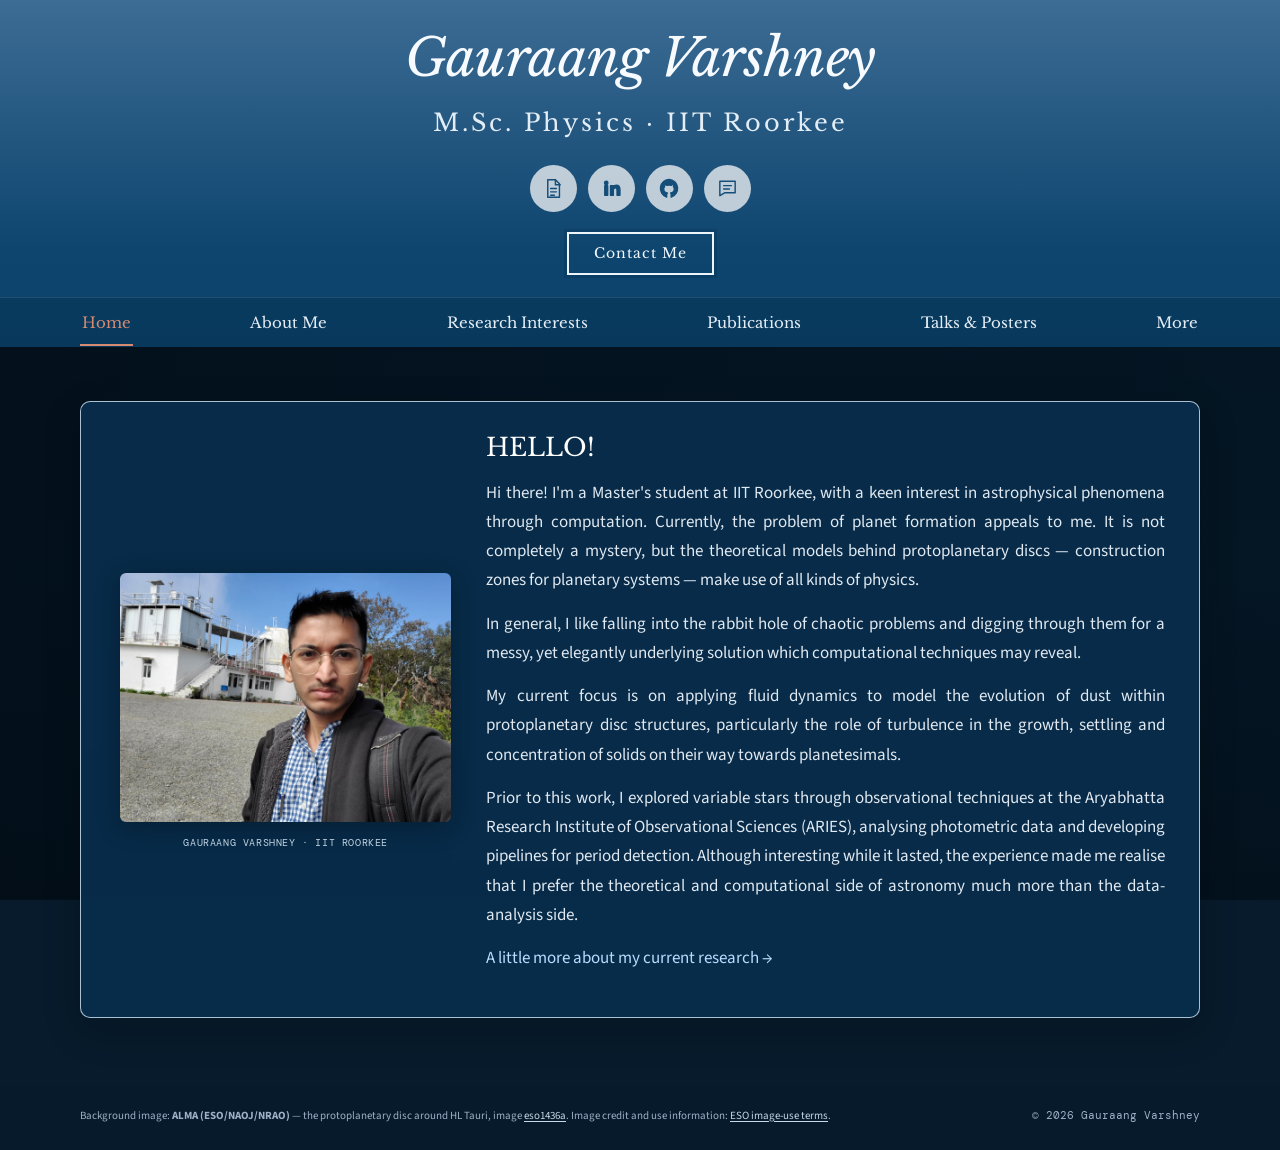
<file: index.html>
<!DOCTYPE html>
<html lang="en"><head>
<meta charset="utf-8"><meta name="viewport" content="width=device-width, initial-scale=1">
<meta name="description" content="Gauraang Varshney, M.Sc. Physics student at IIT Roorkee, interested in computational astrophysics and planet formation."><meta name="theme-color" content="#0d456f">
<title>Home | Gauraang Varshney</title><link rel="stylesheet" href="style.css">
</head><body>
<header class="site-header">
  <div class="wrap masthead">
    <h1 class="name">Gauraang Varshney</h1>
    <p class="subtitle">M.Sc. Physics · IIT Roorkee</p>
    <div class="quick-links" aria-label="External profiles and documents">
      <a class="quick-link" href="cv.pdf" target="_blank" rel="noopener" aria-label="Curriculum vitae" title="CV"><svg viewBox="0 0 24 24"><path d="M6 2.8h8l4.2 4.3v14H6z" fill="none" stroke="currentColor"/><path d="M14 3v5h5M9 12h6M9 15.5h6M9 19h4" fill="none"/></svg></a>
      <a class="quick-link" href="https://www.linkedin.com/in/mrgvarshney/" target="_blank" rel="noopener" aria-label="LinkedIn" title="LinkedIn"><svg viewBox="0 0 24 24"><path d="M5 9h3v10H5zM6.5 4.5a1.75 1.75 0 1 0 0 3.5 1.75 1.75 0 0 0 0-3.5ZM11 9h2.9v1.4h.1c.4-.8 1.4-1.7 3-1.7 3.2 0 3.8 2.1 3.8 4.8V19h-3v-4.9c0-1.2 0-2.8-1.8-2.8s-2.1 1.3-2.1 2.7V19H11z"/></svg></a>
      <a class="quick-link" href="https://github.com/MrGauraangV" target="_blank" rel="noopener" aria-label="GitHub" title="GitHub"><svg viewBox="0 0 24 24"><path d="M12 2.5a9.5 9.5 0 0 0-3 18.5v-2c-2.4.5-2.9-1-2.9-1-.4-1-1-1.3-1-1.3-.8-.5.1-.5.1-.5.9.1 1.4.9 1.4.9.8 1.4 2.1 1 2.6.8.1-.6.3-1 .6-1.3-1.9-.2-3.9-1-3.9-4.2 0-.9.3-1.7.9-2.3-.1-.2-.4-1.1.1-2.3 0 0 .8-.3 2.4.9a8.4 8.4 0 0 1 4.4 0c1.7-1.2 2.4-.9 2.4-.9.5 1.2.2 2.1.1 2.3.6.6.9 1.4.9 2.3 0 3.2-2 4-3.9 4.2.3.3.6.8.6 1.6V21A9.5 9.5 0 0 0 12 2.5Z"/></svg></a>
      <a class="quick-link" href="https://sites.google.com/view/explaintous" target="_blank" rel="noopener" aria-label="Explain to Us" title="Explain to Us"><svg viewBox="0 0 24 24"><path d="M4 4.5h16v12H9l-5 3z" fill="none" stroke="currentColor"/><path d="M8 9h8M8 12.5h6" fill="none"/></svg></a>
    </div>
    <a class="contact-button" href="mailto:gauraang_v@ph.iitr.ac.in">Contact Me</a>
  </div>
  <div class="navbar"><nav class="wrap nav-inner" aria-label="Main navigation">
    <a href="index.html" aria-current="page">Home</a>
    <a href="about.html">About Me</a>
    <a href="research.html">Research Interests</a>
    <a href="publications.html">Publications</a>
    <a href="talks.html">Talks & Posters</a>
    <a href="more.html">More</a>
  </nav></div>
</header>
<main class="site-main"><div class="wrap"><article class="content-panel"><div class="home-grid">
  <div class="portrait-block">
    <div class="portrait-wrap"><img class="portrait" src="profile.jpg" alt="Portrait of Gauraang Varshney"></div>
    <p class="portrait-caption">GAURAANG VARSHNEY · IIT ROORKEE</p>
  </div>
  <div class="intro-copy">
    <p class="greeting">HELLO!</p>
    <p>Hi there! I'm a Master's student at IIT Roorkee, with a keen interest in astrophysical phenomena through computation. Currently, the problem of planet formation appeals to me. It is not completely a mystery, but the theoretical models behind protoplanetary discs — construction zones for planetary systems — make use of all kinds of physics.</p>
    <p>In general, I like falling into the rabbit hole of chaotic problems and digging through them for a messy, yet elegantly underlying solution which computational techniques may reveal.</p>
    <p>My current focus is on applying fluid dynamics to model the evolution of dust within protoplanetary disc structures, particularly the role of turbulence in the growth, settling and concentration of solids on their way towards planetesimals.</p>
    <p>Prior to this work, I explored variable stars through observational techniques at the Aryabhatta Research Institute of Observational Sciences (ARIES), analysing photometric data and developing pipelines for period detection. Although interesting while it lasted, the experience made me realise that I prefer the theoretical and computational side of astronomy much more than the data-analysis side.</p>
    <p><a href="research.html">A little more about my current research →</a></p>
  </div>
</div></article></div></main>
<footer class="site-footer"><div class="wrap footer-inner">
  <div class="credit">Background image: <strong>ALMA (ESO/NAOJ/NRAO)</strong> — the protoplanetary disc around HL Tauri, image <a href="https://www.eso.org/public/images/eso1436a/" target="_blank" rel="noopener">eso1436a</a>. Image credit and use information: <a href="https://elt.eso.org/public/copyright/" target="_blank" rel="noopener">ESO image-use terms</a>.</div>
  <div class="copyright">© 2026 Gauraang Varshney</div>
</div></footer>
</body></html>
</file>
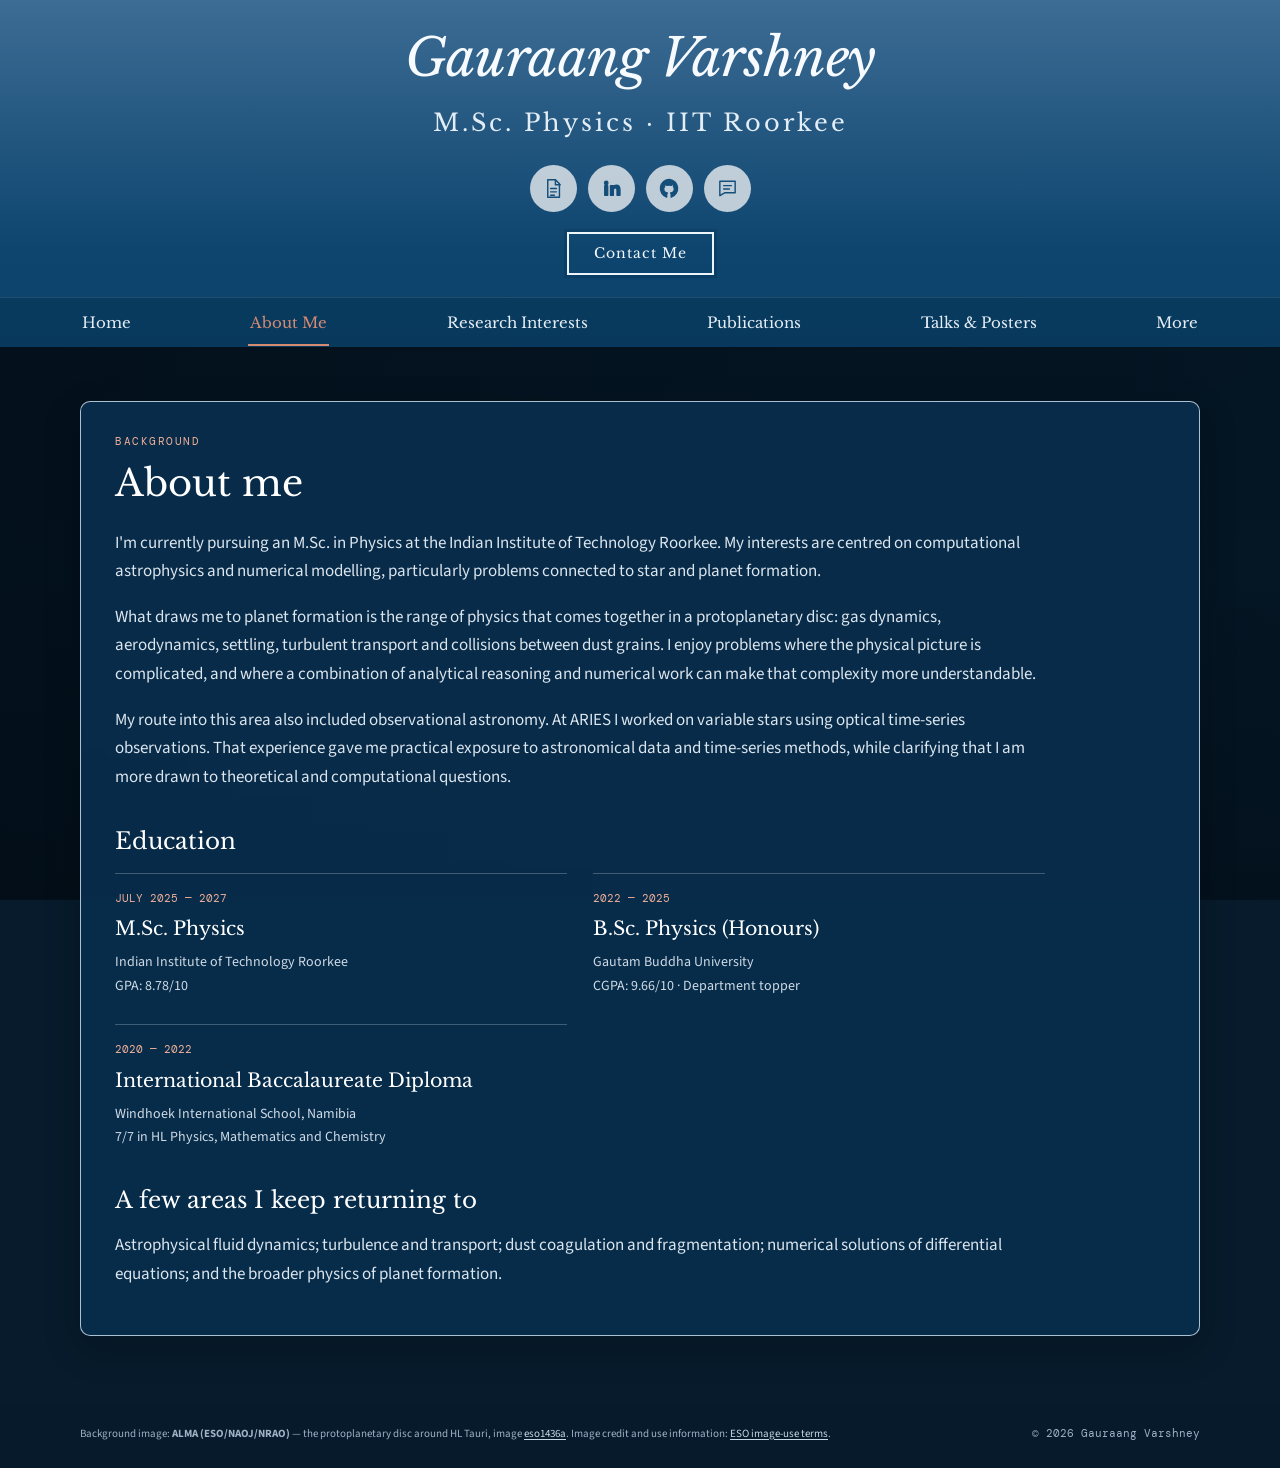
<file: about.html>
<!DOCTYPE html>
<html lang="en"><head>
<meta charset="utf-8"><meta name="viewport" content="width=device-width, initial-scale=1">
<meta name="description" content="Academic background and research interests of Gauraang Varshney."><meta name="theme-color" content="#0d456f">
<title>About Me | Gauraang Varshney</title><link rel="stylesheet" href="style.css">
</head><body>
<header class="site-header">
  <div class="wrap masthead">
    <h1 class="name">Gauraang Varshney</h1>
    <p class="subtitle">M.Sc. Physics · IIT Roorkee</p>
    <div class="quick-links" aria-label="External profiles and documents">
      <a class="quick-link" href="cv.pdf" target="_blank" rel="noopener" aria-label="Curriculum vitae" title="CV"><svg viewBox="0 0 24 24"><path d="M6 2.8h8l4.2 4.3v14H6z" fill="none" stroke="currentColor"/><path d="M14 3v5h5M9 12h6M9 15.5h6M9 19h4" fill="none"/></svg></a>
      <a class="quick-link" href="https://www.linkedin.com/in/mrgvarshney/" target="_blank" rel="noopener" aria-label="LinkedIn" title="LinkedIn"><svg viewBox="0 0 24 24"><path d="M5 9h3v10H5zM6.5 4.5a1.75 1.75 0 1 0 0 3.5 1.75 1.75 0 0 0 0-3.5ZM11 9h2.9v1.4h.1c.4-.8 1.4-1.7 3-1.7 3.2 0 3.8 2.1 3.8 4.8V19h-3v-4.9c0-1.2 0-2.8-1.8-2.8s-2.1 1.3-2.1 2.7V19H11z"/></svg></a>
      <a class="quick-link" href="https://github.com/MrGauraangV" target="_blank" rel="noopener" aria-label="GitHub" title="GitHub"><svg viewBox="0 0 24 24"><path d="M12 2.5a9.5 9.5 0 0 0-3 18.5v-2c-2.4.5-2.9-1-2.9-1-.4-1-1-1.3-1-1.3-.8-.5.1-.5.1-.5.9.1 1.4.9 1.4.9.8 1.4 2.1 1 2.6.8.1-.6.3-1 .6-1.3-1.9-.2-3.9-1-3.9-4.2 0-.9.3-1.7.9-2.3-.1-.2-.4-1.1.1-2.3 0 0 .8-.3 2.4.9a8.4 8.4 0 0 1 4.4 0c1.7-1.2 2.4-.9 2.4-.9.5 1.2.2 2.1.1 2.3.6.6.9 1.4.9 2.3 0 3.2-2 4-3.9 4.2.3.3.6.8.6 1.6V21A9.5 9.5 0 0 0 12 2.5Z"/></svg></a>
      <a class="quick-link" href="https://sites.google.com/view/explaintous" target="_blank" rel="noopener" aria-label="Explain to Us" title="Explain to Us"><svg viewBox="0 0 24 24"><path d="M4 4.5h16v12H9l-5 3z" fill="none" stroke="currentColor"/><path d="M8 9h8M8 12.5h6" fill="none"/></svg></a>
    </div>
    <a class="contact-button" href="mailto:gauraang_v@ph.iitr.ac.in">Contact Me</a>
  </div>
  <div class="navbar"><nav class="wrap nav-inner" aria-label="Main navigation">
    <a href="index.html">Home</a>
    <a href="about.html" aria-current="page">About Me</a>
    <a href="research.html">Research Interests</a>
    <a href="publications.html">Publications</a>
    <a href="talks.html">Talks & Posters</a>
    <a href="more.html">More</a>
  </nav></div>
</header>
<main class="site-main"><div class="wrap"><article class="content-panel"><p class="page-kicker">Background</p><h2 class="page-title">About me</h2>
<div class="prose">
<p>I'm currently pursuing an M.Sc. in Physics at the Indian Institute of Technology Roorkee. My interests are centred on computational astrophysics and numerical modelling, particularly problems connected to star and planet formation.</p>
<p>What draws me to planet formation is the range of physics that comes together in a protoplanetary disc: gas dynamics, aerodynamics, settling, turbulent transport and collisions between dust grains. I enjoy problems where the physical picture is complicated, and where a combination of analytical reasoning and numerical work can make that complexity more understandable.</p>
<p>My route into this area also included observational astronomy. At ARIES I worked on variable stars using optical time-series observations. That experience gave me practical exposure to astronomical data and time-series methods, while clarifying that I am more drawn to theoretical and computational questions.</p>
<h3 class="subheading">Education</h3>
<div class="edu-grid">
 <div class="edu"><div class="year">JULY 2025 — 2027</div><h3>M.Sc. Physics</h3><p>Indian Institute of Technology Roorkee<br>GPA: 8.78/10</p></div>
 <div class="edu"><div class="year">2022 — 2025</div><h3>B.Sc. Physics (Honours)</h3><p>Gautam Buddha University<br>CGPA: 9.66/10 · Department topper</p></div>
 <div class="edu"><div class="year">2020 — 2022</div><h3>International Baccalaureate Diploma</h3><p>Windhoek International School, Namibia<br>7/7 in HL Physics, Mathematics and Chemistry</p></div>
</div>
<h3 class="subheading">A few areas I keep returning to</h3>
<p>Astrophysical fluid dynamics; turbulence and transport; dust coagulation and fragmentation; numerical solutions of differential equations; and the broader physics of planet formation.</p>
</div></article></div></main>
<footer class="site-footer"><div class="wrap footer-inner">
  <div class="credit">Background image: <strong>ALMA (ESO/NAOJ/NRAO)</strong> — the protoplanetary disc around HL Tauri, image <a href="https://www.eso.org/public/images/eso1436a/" target="_blank" rel="noopener">eso1436a</a>. Image credit and use information: <a href="https://elt.eso.org/public/copyright/" target="_blank" rel="noopener">ESO image-use terms</a>.</div>
  <div class="copyright">© 2026 Gauraang Varshney</div>
</div></footer>
</body></html>
</file>
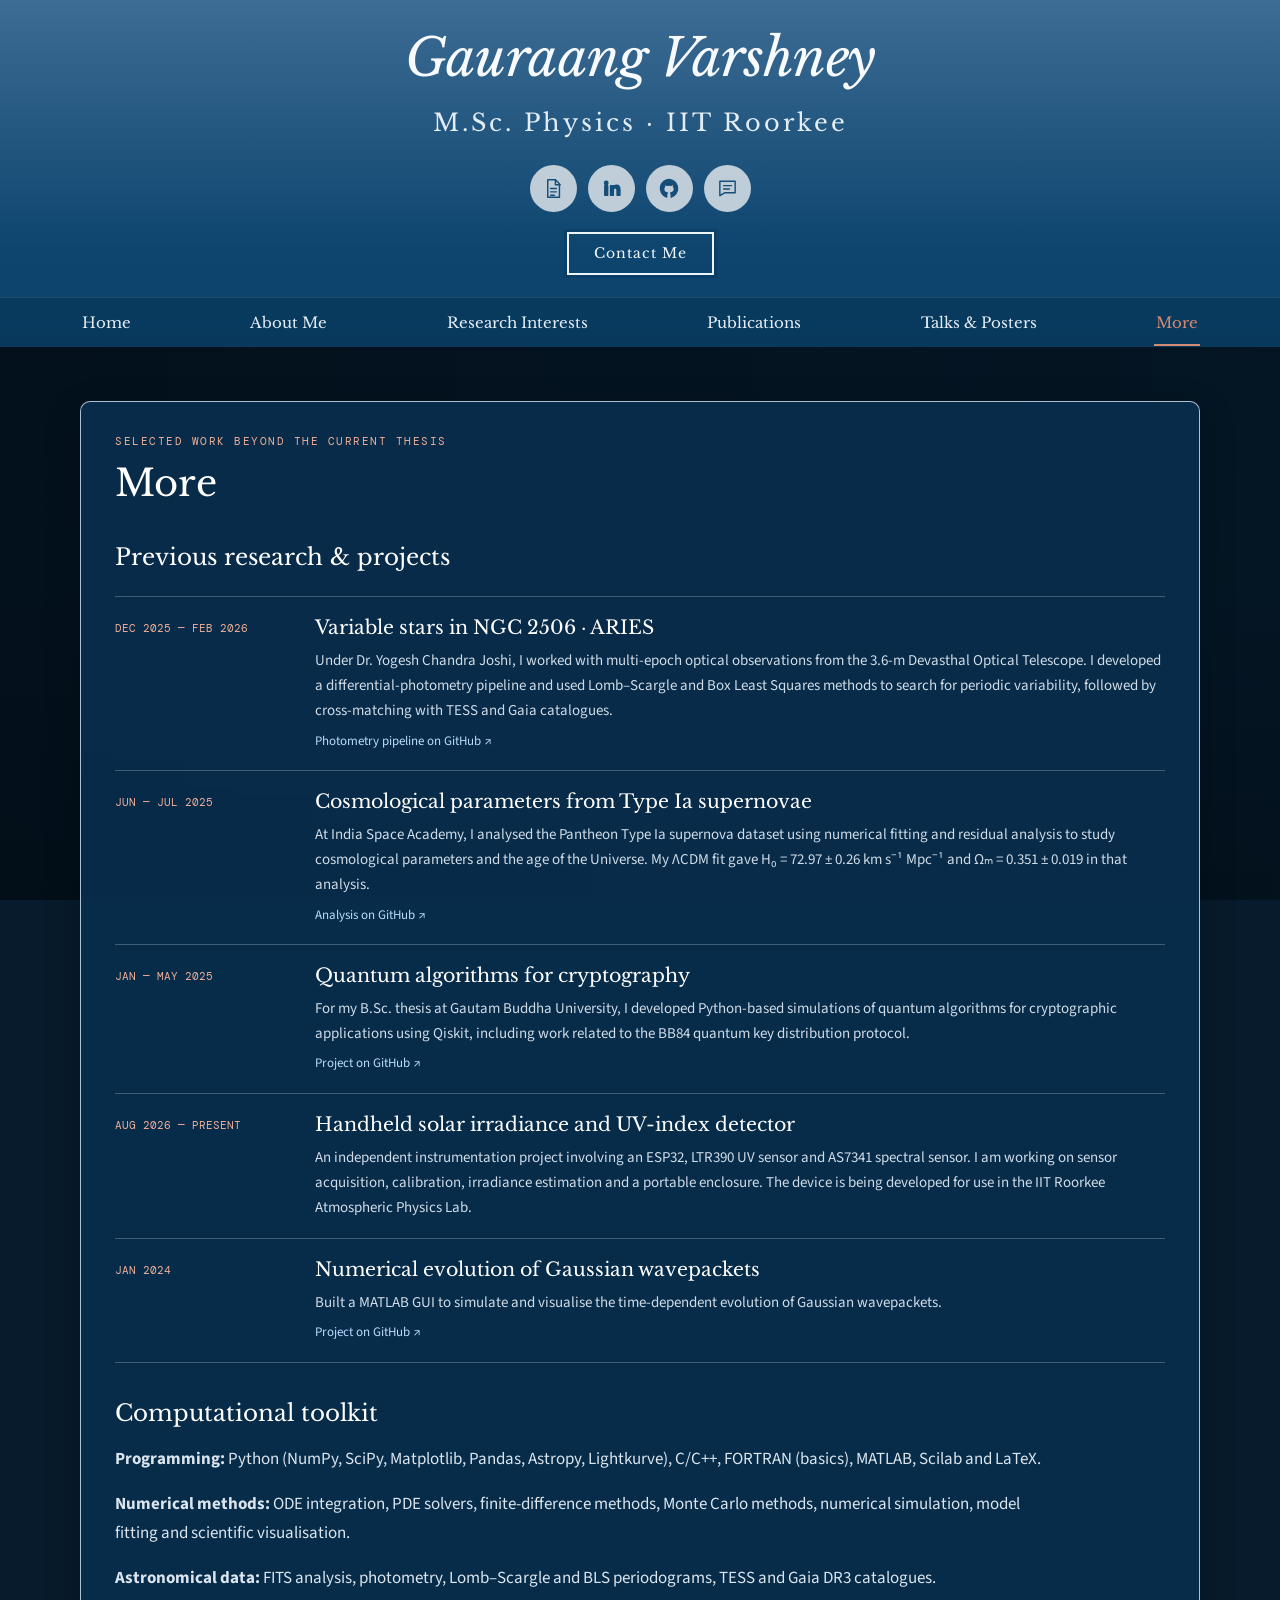
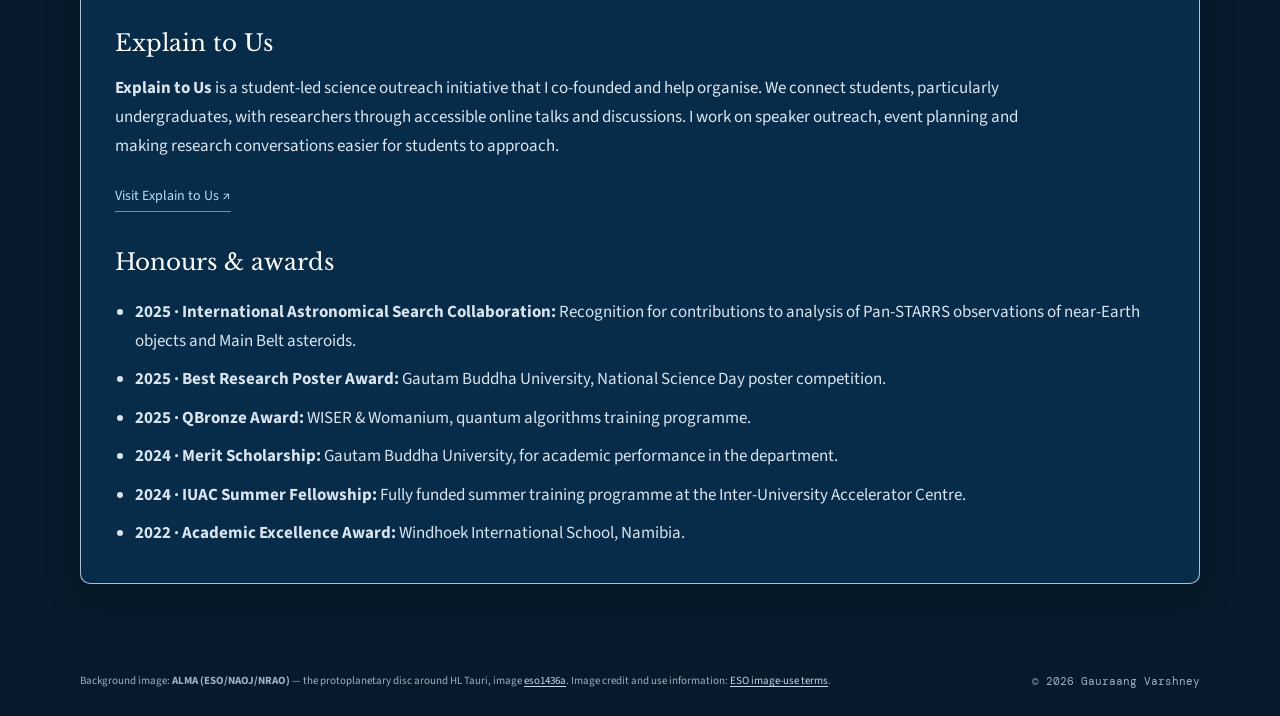
<file: more.html>
<!DOCTYPE html>
<html lang="en"><head>
<meta charset="utf-8"><meta name="viewport" content="width=device-width, initial-scale=1">
<meta name="description" content="Previous research projects, computational skills, outreach and awards of Gauraang Varshney."><meta name="theme-color" content="#0d456f">
<title>More | Gauraang Varshney</title><link rel="stylesheet" href="style.css">
</head><body>
<header class="site-header">
  <div class="wrap masthead">
    <h1 class="name">Gauraang Varshney</h1>
    <p class="subtitle">M.Sc. Physics · IIT Roorkee</p>
    <div class="quick-links" aria-label="External profiles and documents">
      <a class="quick-link" href="cv.pdf" target="_blank" rel="noopener" aria-label="Curriculum vitae" title="CV"><svg viewBox="0 0 24 24"><path d="M6 2.8h8l4.2 4.3v14H6z" fill="none" stroke="currentColor"/><path d="M14 3v5h5M9 12h6M9 15.5h6M9 19h4" fill="none"/></svg></a>
      <a class="quick-link" href="https://www.linkedin.com/in/mrgvarshney/" target="_blank" rel="noopener" aria-label="LinkedIn" title="LinkedIn"><svg viewBox="0 0 24 24"><path d="M5 9h3v10H5zM6.5 4.5a1.75 1.75 0 1 0 0 3.5 1.75 1.75 0 0 0 0-3.5ZM11 9h2.9v1.4h.1c.4-.8 1.4-1.7 3-1.7 3.2 0 3.8 2.1 3.8 4.8V19h-3v-4.9c0-1.2 0-2.8-1.8-2.8s-2.1 1.3-2.1 2.7V19H11z"/></svg></a>
      <a class="quick-link" href="https://github.com/MrGauraangV" target="_blank" rel="noopener" aria-label="GitHub" title="GitHub"><svg viewBox="0 0 24 24"><path d="M12 2.5a9.5 9.5 0 0 0-3 18.5v-2c-2.4.5-2.9-1-2.9-1-.4-1-1-1.3-1-1.3-.8-.5.1-.5.1-.5.9.1 1.4.9 1.4.9.8 1.4 2.1 1 2.6.8.1-.6.3-1 .6-1.3-1.9-.2-3.9-1-3.9-4.2 0-.9.3-1.7.9-2.3-.1-.2-.4-1.1.1-2.3 0 0 .8-.3 2.4.9a8.4 8.4 0 0 1 4.4 0c1.7-1.2 2.4-.9 2.4-.9.5 1.2.2 2.1.1 2.3.6.6.9 1.4.9 2.3 0 3.2-2 4-3.9 4.2.3.3.6.8.6 1.6V21A9.5 9.5 0 0 0 12 2.5Z"/></svg></a>
      <a class="quick-link" href="https://sites.google.com/view/explaintous" target="_blank" rel="noopener" aria-label="Explain to Us" title="Explain to Us"><svg viewBox="0 0 24 24"><path d="M4 4.5h16v12H9l-5 3z" fill="none" stroke="currentColor"/><path d="M8 9h8M8 12.5h6" fill="none"/></svg></a>
    </div>
    <a class="contact-button" href="mailto:gauraang_v@ph.iitr.ac.in">Contact Me</a>
  </div>
  <div class="navbar"><nav class="wrap nav-inner" aria-label="Main navigation">
    <a href="index.html">Home</a>
    <a href="about.html">About Me</a>
    <a href="research.html">Research Interests</a>
    <a href="publications.html">Publications</a>
    <a href="talks.html">Talks & Posters</a>
    <a href="more.html" aria-current="page">More</a>
  </nav></div>
</header>
<main class="site-main"><div class="wrap"><article class="content-panel"><p class="page-kicker">Selected work beyond the current thesis</p><h2 class="page-title">More</h2>
<h3 class="subheading">Previous research & projects</h3>
<div class="data-list">
 <article class="data-row"><div class="data-date">DEC 2025 — FEB 2026</div><div><h3>Variable stars in NGC 2506 · ARIES</h3><p>Under Dr. Yogesh Chandra Joshi, I worked with multi-epoch optical observations from the 3.6-m Devasthal Optical Telescope. I developed a differential-photometry pipeline and used Lomb–Scargle and Box Least Squares methods to search for periodic variability, followed by cross-matching with TESS and Gaia catalogues.</p><p class="secondary"><a href="https://github.com/MrGauraangV/Variable_Stars_Toolbox" target="_blank" rel="noopener">Photometry pipeline on GitHub ↗</a></p></div></article>
 <article class="data-row"><div class="data-date">JUN — JUL 2025</div><div><h3>Cosmological parameters from Type Ia supernovae</h3><p>At India Space Academy, I analysed the Pantheon Type Ia supernova dataset using numerical fitting and residual analysis to study cosmological parameters and the age of the Universe. My ΛCDM fit gave H₀ = 72.97 ± 0.26 km s⁻¹ Mpc⁻¹ and Ωₘ = 0.351 ± 0.019 in that analysis.</p><p class="secondary"><a href="https://github.com/MrGauraangV/Pantheon-Analysis-for-Hubble" target="_blank" rel="noopener">Analysis on GitHub ↗</a></p></div></article>
 <article class="data-row"><div class="data-date">JAN — MAY 2025</div><div><h3>Quantum algorithms for cryptography</h3><p>For my B.Sc. thesis at Gautam Buddha University, I developed Python-based simulations of quantum algorithms for cryptographic applications using Qiskit, including work related to the BB84 quantum key distribution protocol.</p><p class="secondary"><a href="https://github.com/MrGauraangV/BB84-Quantum-Cryptography-Simulations" target="_blank" rel="noopener">Project on GitHub ↗</a></p></div></article>
 <article class="data-row"><div class="data-date">AUG 2026 — PRESENT</div><div><h3>Handheld solar irradiance and UV-index detector</h3><p>An independent instrumentation project involving an ESP32, LTR390 UV sensor and AS7341 spectral sensor. I am working on sensor acquisition, calibration, irradiance estimation and a portable enclosure. The device is being developed for use in the IIT Roorkee Atmospheric Physics Lab.</p></div></article>
 <article class="data-row"><div class="data-date">JAN 2024</div><div><h3>Numerical evolution of Gaussian wavepackets</h3><p>Built a MATLAB GUI to simulate and visualise the time-dependent evolution of Gaussian wavepackets.</p><p class="secondary"><a href="https://github.com/MrGauraangV/Gaussian-Wavepacket" target="_blank" rel="noopener">Project on GitHub ↗</a></p></div></article>
</div>
<h3 class="subheading">Computational toolkit</h3>
<div class="prose"><p><strong>Programming:</strong> Python (NumPy, SciPy, Matplotlib, Pandas, Astropy, Lightkurve), C/C++, FORTRAN (basics), MATLAB, Scilab and LaTeX.</p><p><strong>Numerical methods:</strong> ODE integration, PDE solvers, finite-difference methods, Monte Carlo methods, numerical simulation, model fitting and scientific visualisation.</p><p><strong>Astronomical data:</strong> FITS analysis, photometry, Lomb–Scargle and BLS periodograms, TESS and Gaia DR3 catalogues.</p></div>
<h3 class="subheading">Explain to Us</h3>
<div class="prose"><p><strong>Explain to Us</strong> is a student-led science outreach initiative that I co-founded and help organise. We connect students, particularly undergraduates, with researchers through accessible online talks and discussions. I work on speaker outreach, event planning and making research conversations easier for students to approach.</p><p><a class="inline-link" href="https://sites.google.com/view/explaintous" target="_blank" rel="noopener">Visit Explain to Us ↗</a></p></div>
<h3 class="subheading">Honours & awards</h3>
<ul class="awards">
 <li><strong>2025 · International Astronomical Search Collaboration:</strong> Recognition for contributions to analysis of Pan-STARRS observations of near-Earth objects and Main Belt asteroids.</li>
 <li><strong>2025 · Best Research Poster Award:</strong> Gautam Buddha University, National Science Day poster competition.</li>
 <li><strong>2025 · QBronze Award:</strong> WISER & Womanium, quantum algorithms training programme.</li>
 <li><strong>2024 · Merit Scholarship:</strong> Gautam Buddha University, for academic performance in the department.</li>
 <li><strong>2024 · IUAC Summer Fellowship:</strong> Fully funded summer training programme at the Inter-University Accelerator Centre.</li>
 <li><strong>2022 · Academic Excellence Award:</strong> Windhoek International School, Namibia.</li>
</ul></article></div></main>
<footer class="site-footer"><div class="wrap footer-inner">
  <div class="credit">Background image: <strong>ALMA (ESO/NAOJ/NRAO)</strong> — the protoplanetary disc around HL Tauri, image <a href="https://www.eso.org/public/images/eso1436a/" target="_blank" rel="noopener">eso1436a</a>. Image credit and use information: <a href="https://elt.eso.org/public/copyright/" target="_blank" rel="noopener">ESO image-use terms</a>.</div>
  <div class="copyright">© 2026 Gauraang Varshney</div>
</div></footer>
</body></html>
</file>
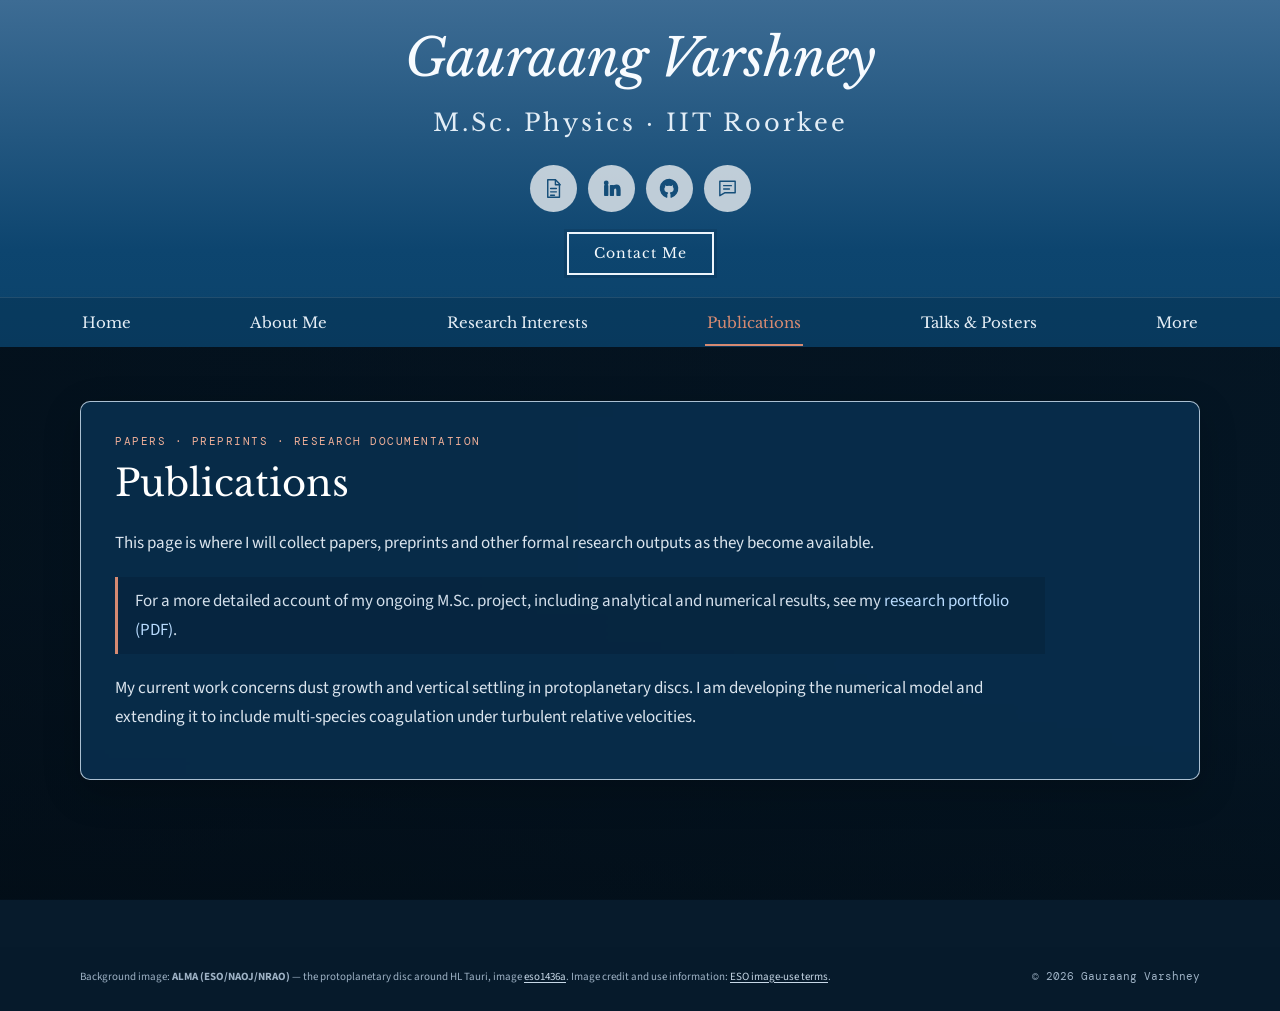
<file: publications.html>
<!DOCTYPE html>
<html lang="en"><head>
<meta charset="utf-8"><meta name="viewport" content="width=device-width, initial-scale=1">
<meta name="description" content="Publications and preprints by Gauraang Varshney."><meta name="theme-color" content="#0d456f">
<title>Publications | Gauraang Varshney</title><link rel="stylesheet" href="style.css">
</head><body>
<header class="site-header">
  <div class="wrap masthead">
    <h1 class="name">Gauraang Varshney</h1>
    <p class="subtitle">M.Sc. Physics · IIT Roorkee</p>
    <div class="quick-links" aria-label="External profiles and documents">
      <a class="quick-link" href="cv.pdf" target="_blank" rel="noopener" aria-label="Curriculum vitae" title="CV"><svg viewBox="0 0 24 24"><path d="M6 2.8h8l4.2 4.3v14H6z" fill="none" stroke="currentColor"/><path d="M14 3v5h5M9 12h6M9 15.5h6M9 19h4" fill="none"/></svg></a>
      <a class="quick-link" href="https://www.linkedin.com/in/mrgvarshney/" target="_blank" rel="noopener" aria-label="LinkedIn" title="LinkedIn"><svg viewBox="0 0 24 24"><path d="M5 9h3v10H5zM6.5 4.5a1.75 1.75 0 1 0 0 3.5 1.75 1.75 0 0 0 0-3.5ZM11 9h2.9v1.4h.1c.4-.8 1.4-1.7 3-1.7 3.2 0 3.8 2.1 3.8 4.8V19h-3v-4.9c0-1.2 0-2.8-1.8-2.8s-2.1 1.3-2.1 2.7V19H11z"/></svg></a>
      <a class="quick-link" href="https://github.com/MrGauraangV" target="_blank" rel="noopener" aria-label="GitHub" title="GitHub"><svg viewBox="0 0 24 24"><path d="M12 2.5a9.5 9.5 0 0 0-3 18.5v-2c-2.4.5-2.9-1-2.9-1-.4-1-1-1.3-1-1.3-.8-.5.1-.5.1-.5.9.1 1.4.9 1.4.9.8 1.4 2.1 1 2.6.8.1-.6.3-1 .6-1.3-1.9-.2-3.9-1-3.9-4.2 0-.9.3-1.7.9-2.3-.1-.2-.4-1.1.1-2.3 0 0 .8-.3 2.4.9a8.4 8.4 0 0 1 4.4 0c1.7-1.2 2.4-.9 2.4-.9.5 1.2.2 2.1.1 2.3.6.6.9 1.4.9 2.3 0 3.2-2 4-3.9 4.2.3.3.6.8.6 1.6V21A9.5 9.5 0 0 0 12 2.5Z"/></svg></a>
      <a class="quick-link" href="https://sites.google.com/view/explaintous" target="_blank" rel="noopener" aria-label="Explain to Us" title="Explain to Us"><svg viewBox="0 0 24 24"><path d="M4 4.5h16v12H9l-5 3z" fill="none" stroke="currentColor"/><path d="M8 9h8M8 12.5h6" fill="none"/></svg></a>
    </div>
    <a class="contact-button" href="mailto:gauraang_v@ph.iitr.ac.in">Contact Me</a>
  </div>
  <div class="navbar"><nav class="wrap nav-inner" aria-label="Main navigation">
    <a href="index.html">Home</a>
    <a href="about.html">About Me</a>
    <a href="research.html">Research Interests</a>
    <a href="publications.html" aria-current="page">Publications</a>
    <a href="talks.html">Talks & Posters</a>
    <a href="more.html">More</a>
  </nav></div>
</header>
<main class="site-main"><div class="wrap"><article class="content-panel"><p class="page-kicker">Papers · Preprints · Research documentation</p><h2 class="page-title">Publications</h2>
<div class="prose">
<p>This page is where I will collect papers, preprints and other formal research outputs as they become available.</p>
<div class="note">For a more detailed account of my ongoing M.Sc. project, including analytical and numerical results, see my <a href="research-portfolio.pdf" target="_blank" rel="noopener">research portfolio (PDF)</a>.</div>
<p>My current work concerns dust growth and vertical settling in protoplanetary discs. I am developing the numerical model and extending it to include multi-species coagulation under turbulent relative velocities.</p>
</div></article></div></main>
<footer class="site-footer"><div class="wrap footer-inner">
  <div class="credit">Background image: <strong>ALMA (ESO/NAOJ/NRAO)</strong> — the protoplanetary disc around HL Tauri, image <a href="https://www.eso.org/public/images/eso1436a/" target="_blank" rel="noopener">eso1436a</a>. Image credit and use information: <a href="https://elt.eso.org/public/copyright/" target="_blank" rel="noopener">ESO image-use terms</a>.</div>
  <div class="copyright">© 2026 Gauraang Varshney</div>
</div></footer>
</body></html>
</file>
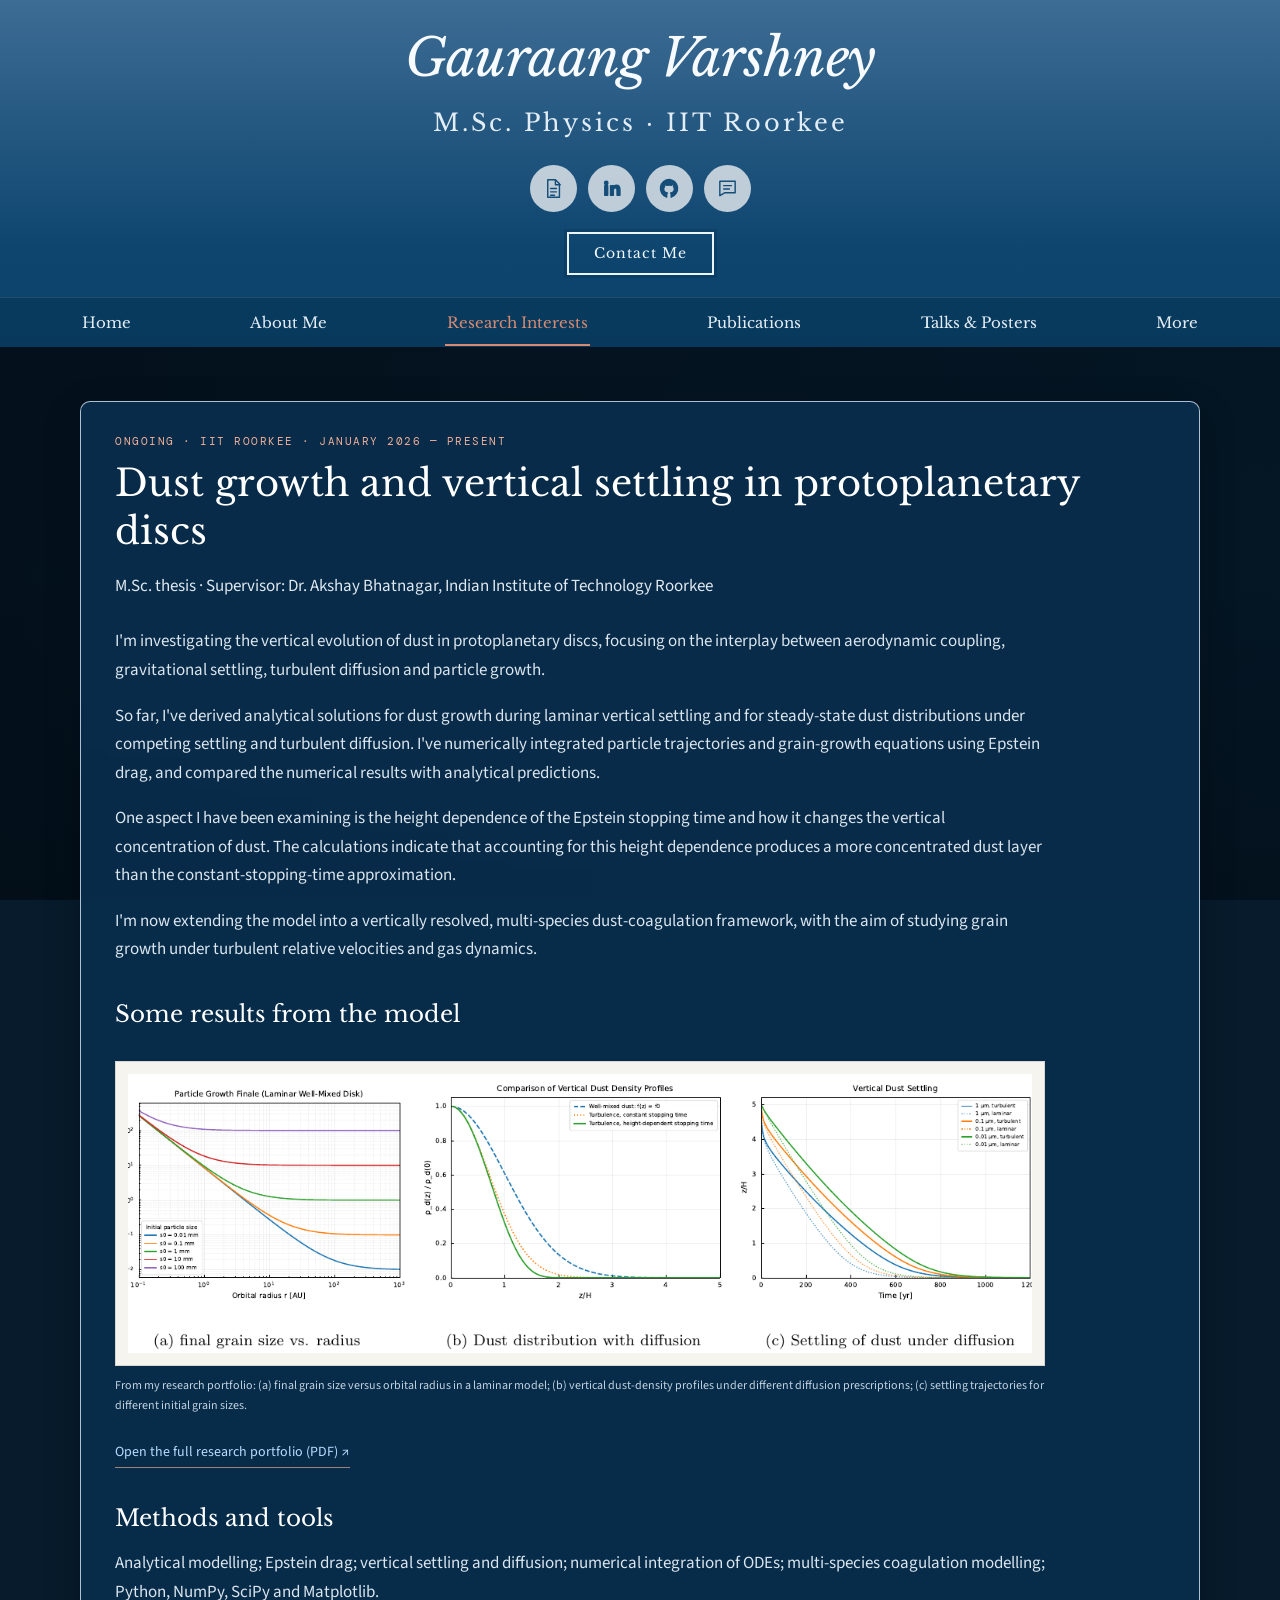
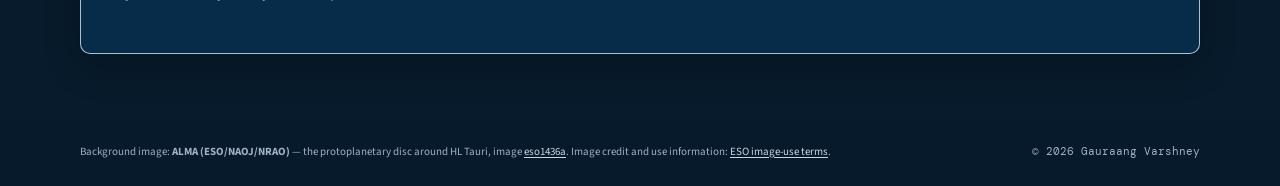
<file: research.html>
<!DOCTYPE html>
<html lang="en"><head>
<meta charset="utf-8"><meta name="viewport" content="width=device-width, initial-scale=1">
<meta name="description" content="Current research on dust growth, settling and turbulence in protoplanetary discs by Gauraang Varshney."><meta name="theme-color" content="#0d456f">
<title>Research Interests | Gauraang Varshney</title><link rel="stylesheet" href="style.css">
</head><body>
<header class="site-header">
  <div class="wrap masthead">
    <h1 class="name">Gauraang Varshney</h1>
    <p class="subtitle">M.Sc. Physics · IIT Roorkee</p>
    <div class="quick-links" aria-label="External profiles and documents">
      <a class="quick-link" href="cv.pdf" target="_blank" rel="noopener" aria-label="Curriculum vitae" title="CV"><svg viewBox="0 0 24 24"><path d="M6 2.8h8l4.2 4.3v14H6z" fill="none" stroke="currentColor"/><path d="M14 3v5h5M9 12h6M9 15.5h6M9 19h4" fill="none"/></svg></a>
      <a class="quick-link" href="https://www.linkedin.com/in/mrgvarshney/" target="_blank" rel="noopener" aria-label="LinkedIn" title="LinkedIn"><svg viewBox="0 0 24 24"><path d="M5 9h3v10H5zM6.5 4.5a1.75 1.75 0 1 0 0 3.5 1.75 1.75 0 0 0 0-3.5ZM11 9h2.9v1.4h.1c.4-.8 1.4-1.7 3-1.7 3.2 0 3.8 2.1 3.8 4.8V19h-3v-4.9c0-1.2 0-2.8-1.8-2.8s-2.1 1.3-2.1 2.7V19H11z"/></svg></a>
      <a class="quick-link" href="https://github.com/MrGauraangV" target="_blank" rel="noopener" aria-label="GitHub" title="GitHub"><svg viewBox="0 0 24 24"><path d="M12 2.5a9.5 9.5 0 0 0-3 18.5v-2c-2.4.5-2.9-1-2.9-1-.4-1-1-1.3-1-1.3-.8-.5.1-.5.1-.5.9.1 1.4.9 1.4.9.8 1.4 2.1 1 2.6.8.1-.6.3-1 .6-1.3-1.9-.2-3.9-1-3.9-4.2 0-.9.3-1.7.9-2.3-.1-.2-.4-1.1.1-2.3 0 0 .8-.3 2.4.9a8.4 8.4 0 0 1 4.4 0c1.7-1.2 2.4-.9 2.4-.9.5 1.2.2 2.1.1 2.3.6.6.9 1.4.9 2.3 0 3.2-2 4-3.9 4.2.3.3.6.8.6 1.6V21A9.5 9.5 0 0 0 12 2.5Z"/></svg></a>
      <a class="quick-link" href="https://sites.google.com/view/explaintous" target="_blank" rel="noopener" aria-label="Explain to Us" title="Explain to Us"><svg viewBox="0 0 24 24"><path d="M4 4.5h16v12H9l-5 3z" fill="none" stroke="currentColor"/><path d="M8 9h8M8 12.5h6" fill="none"/></svg></a>
    </div>
    <a class="contact-button" href="mailto:gauraang_v@ph.iitr.ac.in">Contact Me</a>
  </div>
  <div class="navbar"><nav class="wrap nav-inner" aria-label="Main navigation">
    <a href="index.html">Home</a>
    <a href="about.html">About Me</a>
    <a href="research.html" aria-current="page">Research Interests</a>
    <a href="publications.html">Publications</a>
    <a href="talks.html">Talks & Posters</a>
    <a href="more.html">More</a>
  </nav></div>
</header>
<main class="site-main"><div class="wrap"><article class="content-panel"><p class="page-kicker">Ongoing · IIT Roorkee · January 2026 — present</p><h2 class="page-title">Dust growth and vertical settling in protoplanetary discs</h2>
<p class="page-lead">M.Sc. thesis · Supervisor: Dr. Akshay Bhatnagar, Indian Institute of Technology Roorkee</p>
<div class="prose">
<p>I'm investigating the vertical evolution of dust in protoplanetary discs, focusing on the interplay between aerodynamic coupling, gravitational settling, turbulent diffusion and particle growth.</p>
<p>So far, I've derived analytical solutions for dust growth during laminar vertical settling and for steady-state dust distributions under competing settling and turbulent diffusion. I've numerically integrated particle trajectories and grain-growth equations using Epstein drag, and compared the numerical results with analytical predictions.</p>
<p>One aspect I have been examining is the height dependence of the Epstein stopping time and how it changes the vertical concentration of dust. The calculations indicate that accounting for this height dependence produces a more concentrated dust layer than the constant-stopping-time approximation.</p>
<p>I'm now extending the model into a vertically resolved, multi-species dust-coagulation framework, with the aim of studying grain growth under turbulent relative velocities and gas dynamics.</p>
<h3 class="subheading">Some results from the model</h3>
<figure class="research-figure"><img src="dust-model-results.png" alt="Numerical results: final grain size versus orbital radius, vertical dust density profiles with diffusion, and vertical dust settling trajectories"></figure>
<p class="caption">From my research portfolio: (a) final grain size versus orbital radius in a laminar model; (b) vertical dust-density profiles under different diffusion prescriptions; (c) settling trajectories for different initial grain sizes.</p>
<p><a class="inline-link" href="research-portfolio.pdf" target="_blank" rel="noopener">Open the full research portfolio (PDF) ↗</a></p>
<h3 class="subheading">Methods and tools</h3>
<p>Analytical modelling; Epstein drag; vertical settling and diffusion; numerical integration of ODEs; multi-species coagulation modelling; Python, NumPy, SciPy and Matplotlib.</p>
</div></article></div></main>
<footer class="site-footer"><div class="wrap footer-inner">
  <div class="credit">Background image: <strong>ALMA (ESO/NAOJ/NRAO)</strong> — the protoplanetary disc around HL Tauri, image <a href="https://www.eso.org/public/images/eso1436a/" target="_blank" rel="noopener">eso1436a</a>. Image credit and use information: <a href="https://elt.eso.org/public/copyright/" target="_blank" rel="noopener">ESO image-use terms</a>.</div>
  <div class="copyright">© 2026 Gauraang Varshney</div>
</div></footer>
</body></html>
</file>
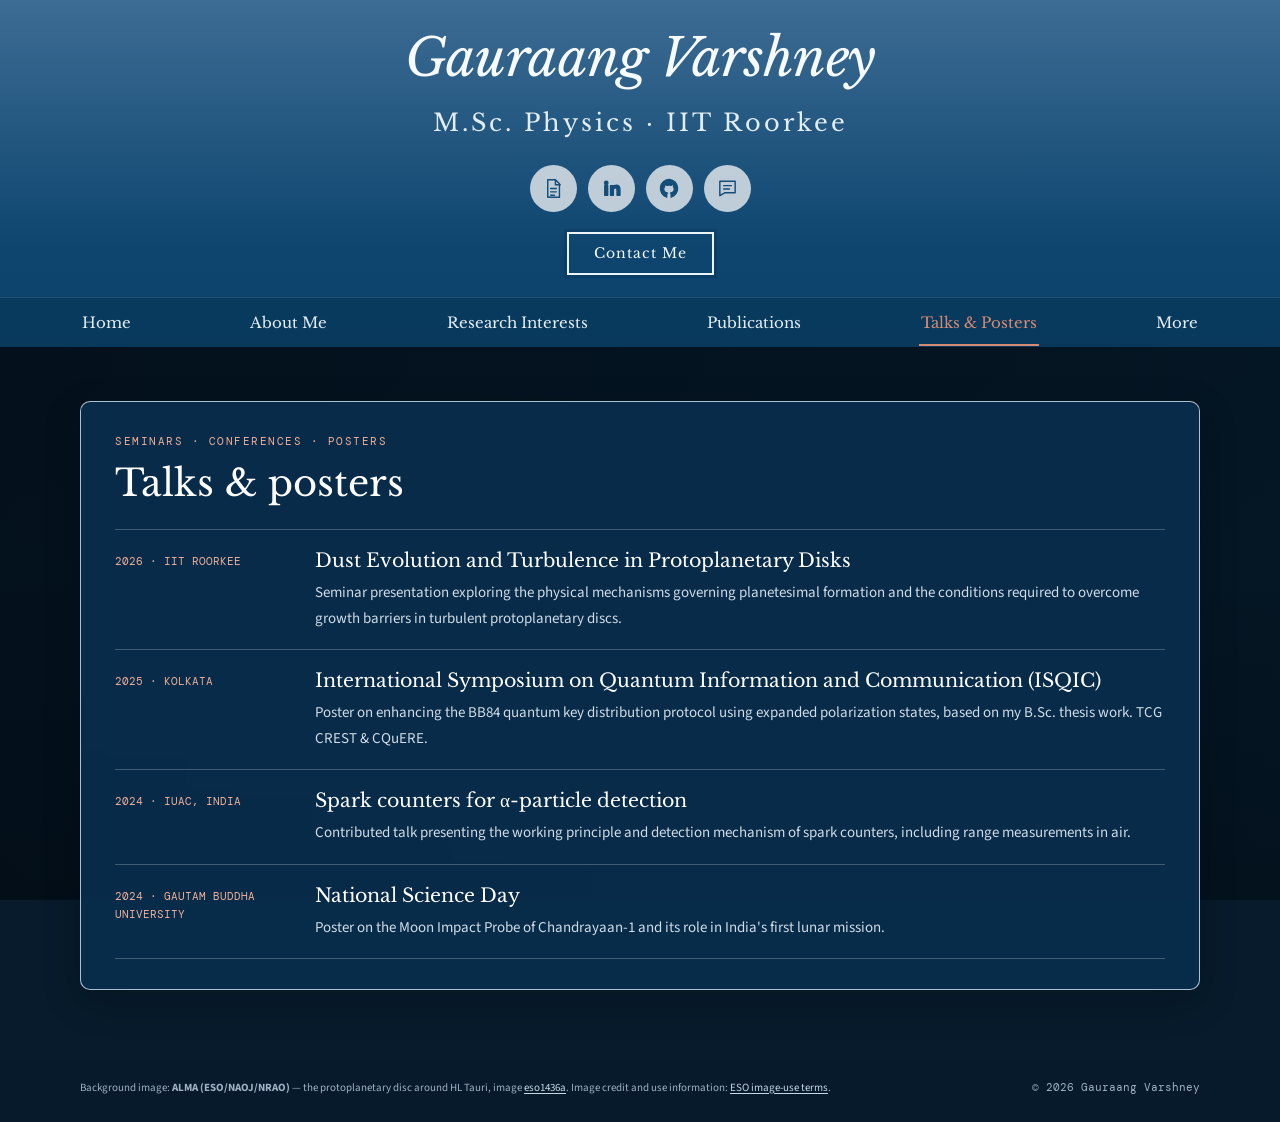
<file: talks.html>
<!DOCTYPE html>
<html lang="en"><head>
<meta charset="utf-8"><meta name="viewport" content="width=device-width, initial-scale=1">
<meta name="description" content="Seminars, contributed talks and posters by Gauraang Varshney."><meta name="theme-color" content="#0d456f">
<title>Talks & Posters | Gauraang Varshney</title><link rel="stylesheet" href="style.css">
</head><body>
<header class="site-header">
  <div class="wrap masthead">
    <h1 class="name">Gauraang Varshney</h1>
    <p class="subtitle">M.Sc. Physics · IIT Roorkee</p>
    <div class="quick-links" aria-label="External profiles and documents">
      <a class="quick-link" href="cv.pdf" target="_blank" rel="noopener" aria-label="Curriculum vitae" title="CV"><svg viewBox="0 0 24 24"><path d="M6 2.8h8l4.2 4.3v14H6z" fill="none" stroke="currentColor"/><path d="M14 3v5h5M9 12h6M9 15.5h6M9 19h4" fill="none"/></svg></a>
      <a class="quick-link" href="https://www.linkedin.com/in/mrgvarshney/" target="_blank" rel="noopener" aria-label="LinkedIn" title="LinkedIn"><svg viewBox="0 0 24 24"><path d="M5 9h3v10H5zM6.5 4.5a1.75 1.75 0 1 0 0 3.5 1.75 1.75 0 0 0 0-3.5ZM11 9h2.9v1.4h.1c.4-.8 1.4-1.7 3-1.7 3.2 0 3.8 2.1 3.8 4.8V19h-3v-4.9c0-1.2 0-2.8-1.8-2.8s-2.1 1.3-2.1 2.7V19H11z"/></svg></a>
      <a class="quick-link" href="https://github.com/MrGauraangV" target="_blank" rel="noopener" aria-label="GitHub" title="GitHub"><svg viewBox="0 0 24 24"><path d="M12 2.5a9.5 9.5 0 0 0-3 18.5v-2c-2.4.5-2.9-1-2.9-1-.4-1-1-1.3-1-1.3-.8-.5.1-.5.1-.5.9.1 1.4.9 1.4.9.8 1.4 2.1 1 2.6.8.1-.6.3-1 .6-1.3-1.9-.2-3.9-1-3.9-4.2 0-.9.3-1.7.9-2.3-.1-.2-.4-1.1.1-2.3 0 0 .8-.3 2.4.9a8.4 8.4 0 0 1 4.4 0c1.7-1.2 2.4-.9 2.4-.9.5 1.2.2 2.1.1 2.3.6.6.9 1.4.9 2.3 0 3.2-2 4-3.9 4.2.3.3.6.8.6 1.6V21A9.5 9.5 0 0 0 12 2.5Z"/></svg></a>
      <a class="quick-link" href="https://sites.google.com/view/explaintous" target="_blank" rel="noopener" aria-label="Explain to Us" title="Explain to Us"><svg viewBox="0 0 24 24"><path d="M4 4.5h16v12H9l-5 3z" fill="none" stroke="currentColor"/><path d="M8 9h8M8 12.5h6" fill="none"/></svg></a>
    </div>
    <a class="contact-button" href="mailto:gauraang_v@ph.iitr.ac.in">Contact Me</a>
  </div>
  <div class="navbar"><nav class="wrap nav-inner" aria-label="Main navigation">
    <a href="index.html">Home</a>
    <a href="about.html">About Me</a>
    <a href="research.html">Research Interests</a>
    <a href="publications.html">Publications</a>
    <a href="talks.html" aria-current="page">Talks & Posters</a>
    <a href="more.html">More</a>
  </nav></div>
</header>
<main class="site-main"><div class="wrap"><article class="content-panel"><p class="page-kicker">Seminars · Conferences · Posters</p><h2 class="page-title">Talks & posters</h2>
<div class="data-list">
 <article class="data-row"><div class="data-date">2026 · IIT ROORKEE</div><div><h3>Dust Evolution and Turbulence in Protoplanetary Disks</h3><p>Seminar presentation exploring the physical mechanisms governing planetesimal formation and the conditions required to overcome growth barriers in turbulent protoplanetary discs.</p></div></article>
 <article class="data-row"><div class="data-date">2025 · KOLKATA</div><div><h3>International Symposium on Quantum Information and Communication (ISQIC)</h3><p>Poster on enhancing the BB84 quantum key distribution protocol using expanded polarization states, based on my B.Sc. thesis work. TCG CREST & CQuERE.</p></div></article>
 <article class="data-row"><div class="data-date">2024 · IUAC, INDIA</div><div><h3>Spark counters for α-particle detection</h3><p>Contributed talk presenting the working principle and detection mechanism of spark counters, including range measurements in air.</p></div></article>
 <article class="data-row"><div class="data-date">2024 · GAUTAM BUDDHA UNIVERSITY</div><div><h3>National Science Day</h3><p>Poster on the Moon Impact Probe of Chandrayaan-1 and its role in India's first lunar mission.</p></div></article>
</div></article></div></main>
<footer class="site-footer"><div class="wrap footer-inner">
  <div class="credit">Background image: <strong>ALMA (ESO/NAOJ/NRAO)</strong> — the protoplanetary disc around HL Tauri, image <a href="https://www.eso.org/public/images/eso1436a/" target="_blank" rel="noopener">eso1436a</a>. Image credit and use information: <a href="https://elt.eso.org/public/copyright/" target="_blank" rel="noopener">ESO image-use terms</a>.</div>
  <div class="copyright">© 2026 Gauraang Varshney</div>
</div></footer>
</body></html>
</file>
<file: style.css>
@import url('https://fonts.googleapis.com/css2?family=DM+Mono:wght@400;500&family=Libre+Baskerville:ital,wght@0,400;0,700;1,400&family=Source+Sans+3:wght@400;500;600;700&display=swap');
:root {
  --blue-1:#3d6c94; --blue-2:#0d456f; --blue-3:#07365b;
  --ink:#eef3f8; --muted:#d1dce7; --soft:#aebfd0;
  --accent:#d58a72; --line:rgba(226,237,247,.25);
  --panel:rgba(8,47,79,.88); --panel2:rgba(7,39,66,.88);
  --max:1120px;
}
*{box-sizing:border-box}
html{scroll-behavior:smooth}
body{margin:0;background:#071b2c;color:var(--ink);font-family:'Source Sans 3',sans-serif;font-size:17px;line-height:1.68;-webkit-font-smoothing:antialiased}
a{color:#b9dcff;text-decoration:none}
a:hover{color:#fff;text-decoration:underline;text-underline-offset:3px}
button,a{-webkit-tap-highlight-color:transparent}
.wrap{width:min(var(--max),calc(100% - 46px));margin:0 auto}
.site-header{background:linear-gradient(180deg,var(--blue-1),var(--blue-2) 72%,#0a426a);color:#f7fbff}
.masthead{text-align:center;padding:27px 0 22px}
.name{font-family:'Libre Baskerville',Georgia,serif;font-size:clamp(34px,5vw,52px);font-style:italic;font-weight:400;line-height:1.22;margin:0 0 13px;letter-spacing:-.6px}
.subtitle{font-family:'Libre Baskerville',Georgia,serif;font-size:clamp(16px,2.4vw,24px);font-weight:400;letter-spacing:3px;color:#e2edf6;margin:0 0 21px}
.quick-links{display:flex;justify-content:center;align-items:center;gap:11px;margin:0 auto 20px;flex-wrap:wrap}
.quick-link{width:47px;height:47px;border-radius:50%;display:inline-flex;align-items:center;justify-content:center;background:rgba(225,231,236,.83);color:#154e79;transition:transform .18s,background .18s}
.quick-link:hover{background:#fff;color:#0a416a;transform:translateY(-2px);text-decoration:none}
.quick-link svg{width:23px;height:23px;fill:currentColor;stroke:currentColor;stroke-width:1.5;stroke-linecap:round;stroke-linejoin:round}
.contact-button{display:inline-block;border:2px solid #edf5fc;padding:8px 25px;color:#f3f8fc;font-family:'Libre Baskerville',serif;font-size:14px;letter-spacing:1px;box-shadow:0 0 0 3px rgba(3,27,47,.14)}
.contact-button:hover{background:rgba(255,255,255,.12);text-decoration:none;color:white}
.navbar{border-top:1px solid rgba(255,255,255,.10);background:rgba(3,42,70,.35)}
.nav-inner{min-height:49px;display:flex;align-items:center;justify-content:space-between;gap:18px;overflow-x:auto;white-space:nowrap}
.nav-inner a{font-family:'Libre Baskerville',Georgia,serif;color:#e4edf5;font-size:15px;padding:10px 2px 9px;border-bottom:2px solid transparent}
.nav-inner a:hover,.nav-inner a[aria-current="page"]{color:var(--accent);text-decoration:none;border-bottom-color:var(--accent)}
.site-main{min-height:calc(100vh - 300px);padding:54px 0 68px;background-color:#071b2c;background-image:linear-gradient(90deg,rgba(2,12,21,.62),rgba(3,18,30,.53)),linear-gradient(0deg,rgba(2,12,21,.68),rgba(2,12,21,.10) 35%,rgba(2,12,21,.20)),url('https://cdn.eso.org/images/wallpaper4/eso1436a.jpg');background-position:center;background-size:cover;background-attachment:fixed}
.content-panel{background:var(--panel);border:1px solid rgba(213,230,246,.8);border-radius:10px;padding:30px 34px;box-shadow:0 12px 38px rgba(0,0,0,.2);backdrop-filter:blur(2px)}
.home-grid{display:grid;grid-template-columns:minmax(220px, .78fr) minmax(0,1.55fr);gap:30px;align-items:center}
.portrait-wrap{display:flex;justify-content:center;align-items:center;min-height:250px;padding:5px}
.portrait{display:block;width:auto;height:auto;max-width:100%;max-height:450px;object-fit:contain;object-position:center;border-radius:6px;box-shadow:0 5px 24px rgba(0,0,0,.28)}
.portrait-caption{text-align:center;color:#c2d3e2;font-family:'DM Mono',monospace;font-size:10px;letter-spacing:.6px;margin:8px 0 0}
.greeting{font-family:'Libre Baskerville',Georgia,serif;font-size:25px;line-height:1.3;margin:0 0 10px;color:#fff}
.intro-copy{font-size:17px;line-height:1.72;color:#e0e9f1;text-align:justify}
.intro-copy p{margin:0 0 14px}
.page-kicker{font-family:'DM Mono',monospace;text-transform:uppercase;letter-spacing:1.5px;font-size:11px;color:#f0b099;margin:0 0 8px}
.page-title{font-family:'Libre Baskerville',Georgia,serif;font-weight:400;font-size:clamp(27px,3.4vw,37px);line-height:1.3;margin:0 0 22px;color:white}
.page-lead{max-width:900px;color:#e0e9f1;font-size:17px;margin:-5px 0 27px}
.prose{max-width:930px;color:#dbe5ee}
.prose p{margin:0 0 17px}
.subheading{font-family:'Libre Baskerville',Georgia,serif;font-weight:400;font-size:23px;margin:31px 0 12px;color:#fff}
.meta{font-family:'DM Mono',monospace;font-size:11px;letter-spacing:.4px;text-transform:uppercase;color:#f0b099;margin:0 0 12px}
.supervisor{font-size:14px;color:#c1d1df;margin:-8px 0 20px}
.research-figure{margin:27px 0 10px;padding:12px;background:#f5f4ef;border:1px solid #d8d7d2}
.research-figure img{display:block;width:100%;height:auto}
.caption{font-size:12px;color:#c2d2e0;margin:9px 0 0}
.data-list{border-top:1px solid var(--line);margin-top:20px}
.data-row{display:grid;grid-template-columns:175px minmax(0,1fr);gap:25px;padding:18px 0;border-bottom:1px solid var(--line)}
.data-date{font-family:'DM Mono',monospace;font-size:11px;color:#f0b099;padding-top:4px}
.data-row h3{font-family:'Libre Baskerville',Georgia,serif;font-size:19px;line-height:1.4;font-weight:400;margin:0 0 6px;color:#fff}
.data-row p{font-size:15px;color:#d0dce7;margin:0}
.data-row .secondary{font-size:13px;color:#b8c9d8;margin-top:7px}
.edu-grid{display:grid;grid-template-columns:1fr 1fr;gap:26px}
.edu{border-top:1px solid var(--line);padding-top:15px}
.edu .year{font-family:'DM Mono',monospace;font-size:11px;color:#f0b099}
.edu h3{font-family:'Libre Baskerville',Georgia,serif;font-size:19px;font-weight:400;margin:6px 0;color:white}
.edu p{font-size:14px;color:#cfdae5;margin:0}
.tagline{color:#dce6ef;font-size:14px}
.inline-link{display:inline-block;margin-top:8px;border-bottom:1px solid rgba(240,176,153,.65);padding-bottom:2px;font-size:14px}
.note{border-left:3px solid var(--accent);padding:10px 17px;margin:20px 0;color:#d3dfeb;background:rgba(0,0,0,.12)}
.awards{margin:0;padding-left:20px;color:#d9e4ed}
.awards li{padding:5px 0}
.site-footer{background:#061a2b;color:#9eb2c5;padding:20px 0 25px;font-size:11px}
.footer-inner{display:flex;justify-content:space-between;align-items:flex-end;gap:18px;flex-wrap:wrap}
.credit{max-width:790px;line-height:1.65}
.credit a{color:#c6d7e6;text-decoration:underline;text-underline-offset:2px}
.copyright{font-family:'DM Mono',monospace;white-space:nowrap}
@media(max-width:760px){
 .wrap{width:min(100% - 30px,var(--max))}.masthead{padding:24px 0 19px}.nav-inner{justify-content:flex-start;gap:23px}.nav-inner a{font-size:13px}.site-main{padding:28px 0 42px;background-attachment:scroll}.content-panel{padding:22px 19px}.home-grid{grid-template-columns:1fr;gap:17px}.portrait-wrap{min-height:0}.portrait{max-height:390px;max-width:100%}.portrait-block{max-width:320px;margin:0 auto}.intro-copy{text-align:left;font-size:16px}.data-row{grid-template-columns:1fr;gap:5px}.edu-grid{grid-template-columns:1fr}.footer-inner{align-items:flex-start;flex-direction:column}}
@media(prefers-reduced-motion:reduce){html{scroll-behavior:auto}*,*::before,*::after{transition:none!important}}
</file>
